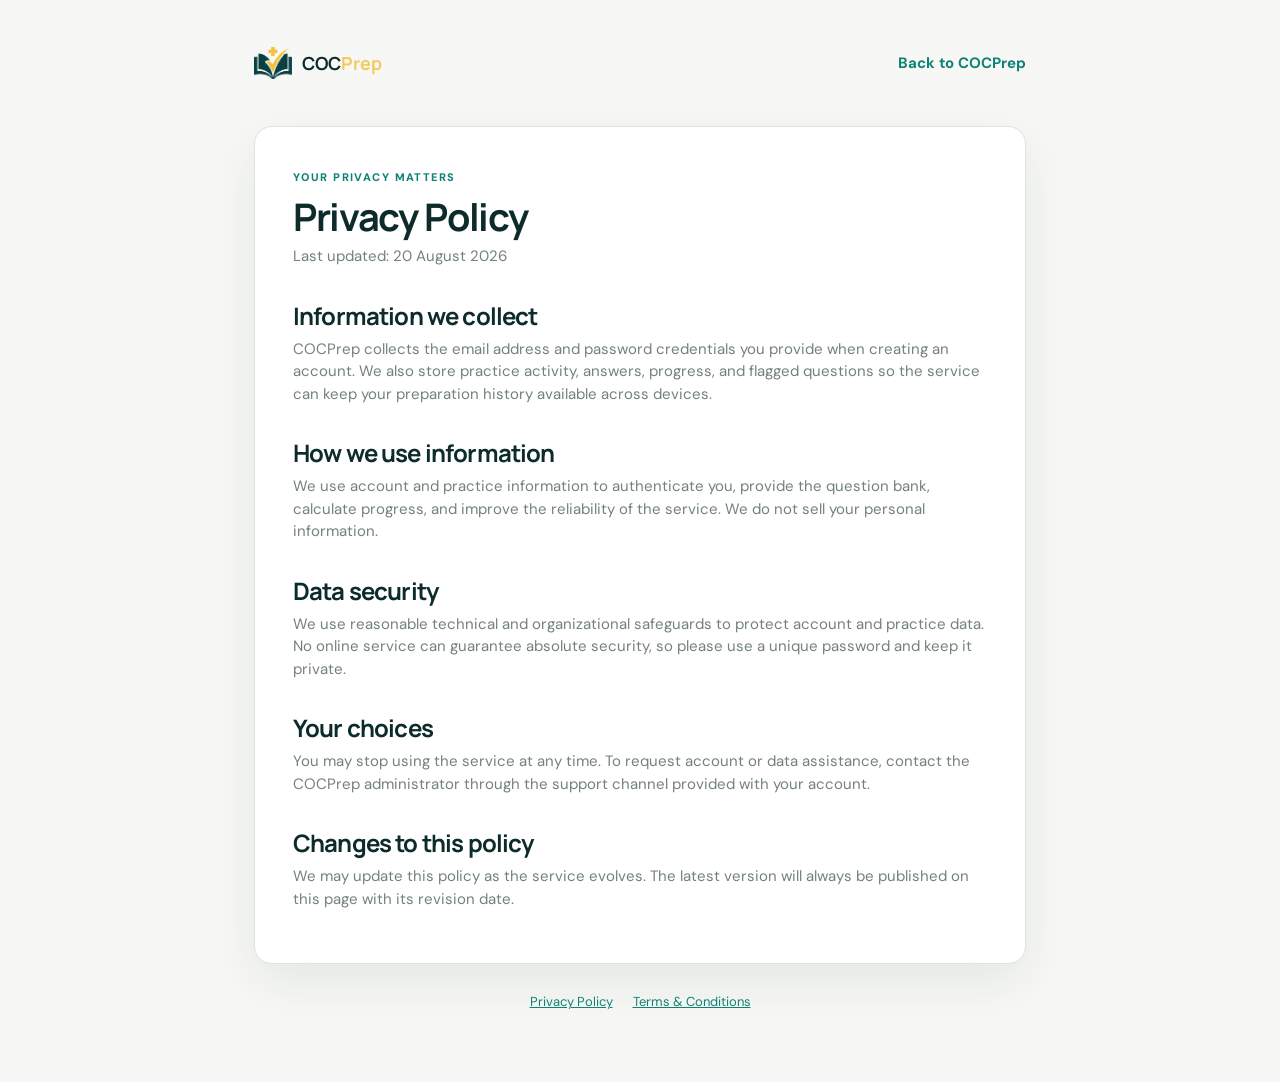
<file: privacy.html>
<!doctype html>
<html lang="en">
<head>
  <meta charset="UTF-8">
  <meta name="viewport" content="width=device-width, initial-scale=1">
  <meta name="theme-color" content="#0d2b2a">
  <title>Privacy Policy — COCPrep</title>
  <link rel="preconnect" href="https://fonts.googleapis.com">
  <link rel="preconnect" href="https://fonts.gstatic.com" crossorigin>
  <link href="https://fonts.googleapis.com/css2?family=DM+Sans:wght@400;500;600;700&family=Manrope:wght@600;700;800&display=swap" rel="stylesheet">
  <link rel="stylesheet" href="css/style.css">
  <style>
    body{background:var(--paper)}.legal-page{max-width:820px;margin:0 auto;padding:44px 24px 70px}.legal-header{display:flex;align-items:center;justify-content:space-between;margin-bottom:44px}.legal-header a{color:var(--teal);font-weight:700;text-decoration:none}.legal-card{background:white;border:1px solid var(--line);border-radius:var(--radius);padding:38px;box-shadow:var(--shadow)}.legal-card h1{font-size:38px;margin-bottom:8px}.legal-card h2{margin-top:30px}.legal-card p,.legal-card li{color:var(--muted)}.legal-card ul{padding-left:22px}.legal-footer{margin-top:28px;display:flex;justify-content:center;gap:20px;font-size:13px}.legal-footer a{color:var(--teal)}@media(max-width:600px){.legal-card{padding:24px}.legal-header{align-items:flex-start;gap:20px}.legal-card h1{font-size:32px}}
  </style>
</head>
<body>
  <main class="legal-page">
    <header class="legal-header"><a class="brand" href="index.html" style="color:var(--ink)"><img class="brand-mark" src="assets/cocprep-mark.png" alt="COCPrep logo mark"><span class="brand-name">COC<span>Prep</span></span></a><a href="index.html">Back to COCPrep</a></header>
    <article class="legal-card">
      <span class="eyebrow">Your privacy matters</span>
      <h1>Privacy Policy</h1>
      <p>Last updated: 20 August 2026</p>
      <h2>Information we collect</h2>
      <p>COCPrep collects the email address and password credentials you provide when creating an account. We also store practice activity, answers, progress, and flagged questions so the service can keep your preparation history available across devices.</p>
      <h2>How we use information</h2>
      <p>We use account and practice information to authenticate you, provide the question bank, calculate progress, and improve the reliability of the service. We do not sell your personal information.</p>
      <h2>Data security</h2>
      <p>We use reasonable technical and organizational safeguards to protect account and practice data. No online service can guarantee absolute security, so please use a unique password and keep it private.</p>
      <h2>Your choices</h2>
      <p>You may stop using the service at any time. To request account or data assistance, contact the COCPrep administrator through the support channel provided with your account.</p>
      <h2>Changes to this policy</h2>
      <p>We may update this policy as the service evolves. The latest version will always be published on this page with its revision date.</p>
    </article>
    <nav class="legal-footer"><a href="privacy.html">Privacy Policy</a><a href="terms.html">Terms &amp; Conditions</a></nav>
  </main>
</body>
</html>
</file>
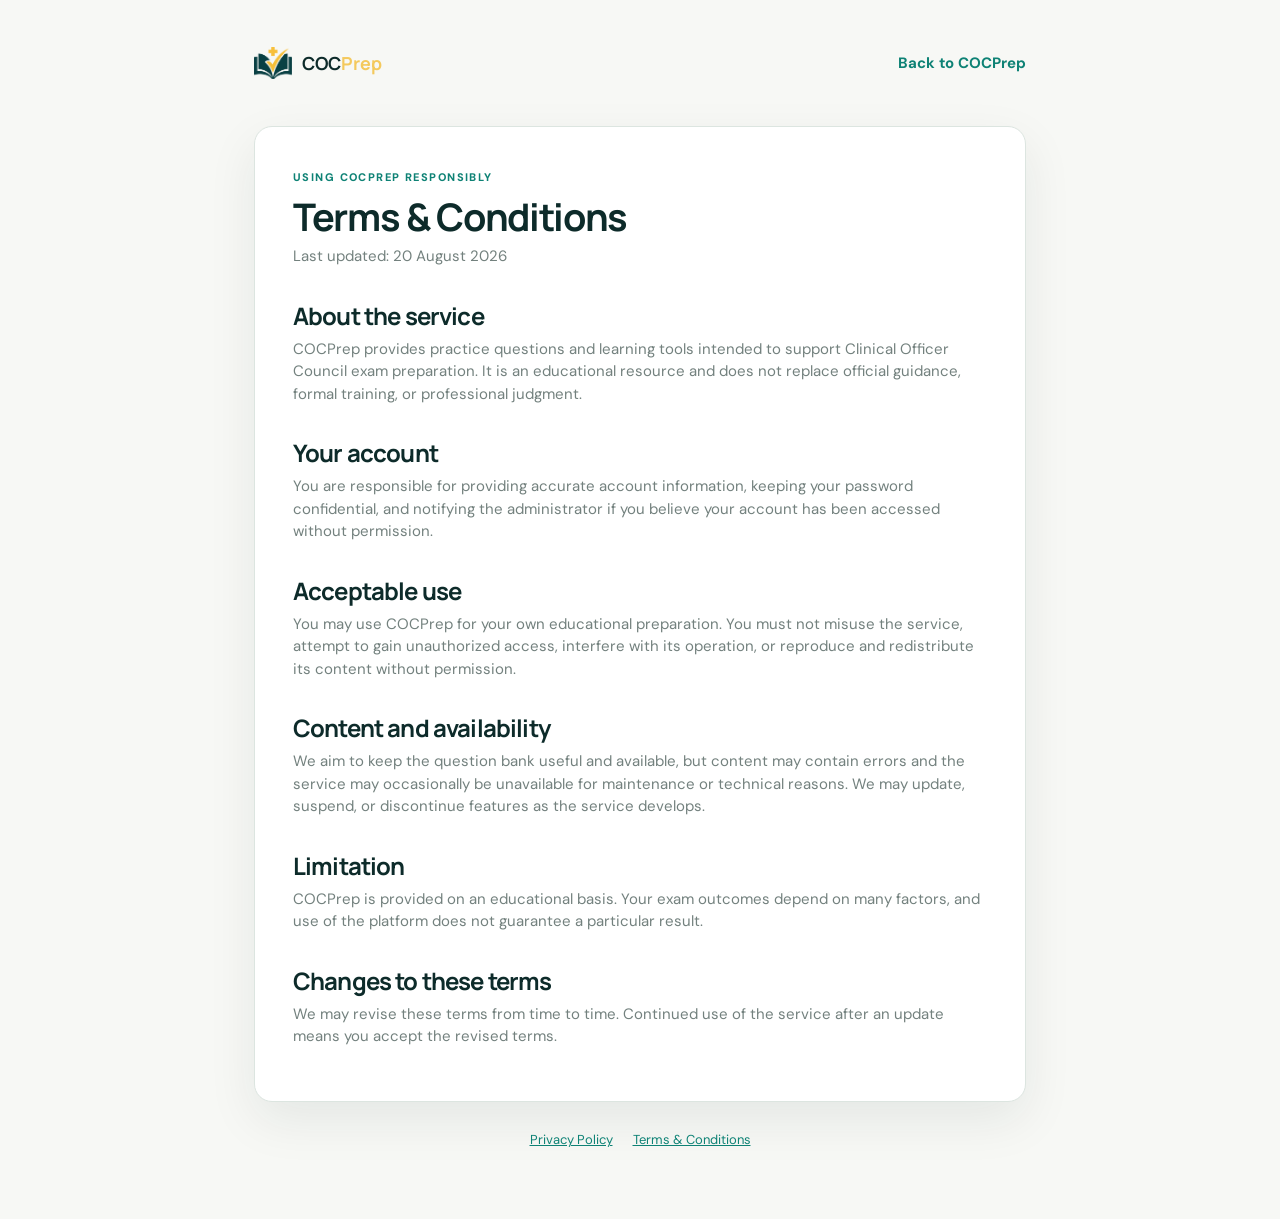
<file: terms.html>
<!doctype html>
<html lang="en">
<head>
  <meta charset="UTF-8">
  <meta name="viewport" content="width=device-width, initial-scale=1">
  <meta name="theme-color" content="#0d2b2a">
  <title>Terms &amp; Conditions — COCPrep</title>
  <link rel="preconnect" href="https://fonts.googleapis.com">
  <link rel="preconnect" href="https://fonts.gstatic.com" crossorigin>
  <link href="https://fonts.googleapis.com/css2?family=DM+Sans:wght@400;500;600;700&family=Manrope:wght@600;700;800&display=swap" rel="stylesheet">
  <link rel="stylesheet" href="css/style.css">
  <style>
    body{background:var(--paper)}.legal-page{max-width:820px;margin:0 auto;padding:44px 24px 70px}.legal-header{display:flex;align-items:center;justify-content:space-between;margin-bottom:44px}.legal-header a{color:var(--teal);font-weight:700;text-decoration:none}.legal-card{background:white;border:1px solid var(--line);border-radius:var(--radius);padding:38px;box-shadow:var(--shadow)}.legal-card h1{font-size:38px;margin-bottom:8px}.legal-card h2{margin-top:30px}.legal-card p,.legal-card li{color:var(--muted)}.legal-card ul{padding-left:22px}.legal-footer{margin-top:28px;display:flex;justify-content:center;gap:20px;font-size:13px}.legal-footer a{color:var(--teal)}@media(max-width:600px){.legal-card{padding:24px}.legal-header{align-items:flex-start;gap:20px}.legal-card h1{font-size:32px}}
  </style>
</head>
<body>
  <main class="legal-page">
    <header class="legal-header"><a class="brand" href="index.html" style="color:var(--ink)"><img class="brand-mark" src="assets/cocprep-mark.png" alt="COCPrep logo mark"><span class="brand-name">COC<span>Prep</span></span></a><a href="index.html">Back to COCPrep</a></header>
    <article class="legal-card">
      <span class="eyebrow">Using COCPrep responsibly</span>
      <h1>Terms &amp; Conditions</h1>
      <p>Last updated: 20 August 2026</p>
      <h2>About the service</h2>
      <p>COCPrep provides practice questions and learning tools intended to support Clinical Officer Council exam preparation. It is an educational resource and does not replace official guidance, formal training, or professional judgment.</p>
      <h2>Your account</h2>
      <p>You are responsible for providing accurate account information, keeping your password confidential, and notifying the administrator if you believe your account has been accessed without permission.</p>
      <h2>Acceptable use</h2>
      <p>You may use COCPrep for your own educational preparation. You must not misuse the service, attempt to gain unauthorized access, interfere with its operation, or reproduce and redistribute its content without permission.</p>
      <h2>Content and availability</h2>
      <p>We aim to keep the question bank useful and available, but content may contain errors and the service may occasionally be unavailable for maintenance or technical reasons. We may update, suspend, or discontinue features as the service develops.</p>
      <h2>Limitation</h2>
      <p>COCPrep is provided on an educational basis. Your exam outcomes depend on many factors, and use of the platform does not guarantee a particular result.</p>
      <h2>Changes to these terms</h2>
      <p>We may revise these terms from time to time. Continued use of the service after an update means you accept the revised terms.</p>
    </article>
    <nav class="legal-footer"><a href="privacy.html">Privacy Policy</a><a href="terms.html">Terms &amp; Conditions</a></nav>
  </main>
</body>
</html>
</file>
<file: css/style.css>
:root{--ink:#0d2b2a;--ink-2:#16413e;--paper:#f7f8f5;--white:#fff;--muted:#73817e;--line:#dce5e0;--teal:#0e8275;--teal-dark:#096257;--mint:#dff3ed;--amber:#f4c95d;--red:#d45b50;--shadow:0 18px 50px rgba(13,43,42,.08);--radius:18px;--font-body:"DM Sans",sans-serif;--font-display:"Manrope",sans-serif}*{box-sizing:border-box}body{margin:0;background:var(--paper);color:var(--ink);font:15px/1.5 var(--font-body)}button,input{font:inherit}button{cursor:pointer}button:focus-visible,input:focus-visible{outline:3px solid rgba(14,130,117,.28);outline-offset:2px}.topbar{background:var(--ink);color:white}.topbar-inner{max-width:1180px;margin:auto;padding:16px 28px;display:flex;align-items:center;gap:42px}.brand{display:flex;align-items:center;gap:10px;color:white;text-decoration:none;font:800 18px var(--font-display)}.brand-name span{color:var(--amber)}.brand-mark{width:38px;height:38px;border-radius:0;background:transparent;display:block;object-fit:contain;object-position:center}.brand-mark-lg{width:64px;height:64px;border-radius:0;background:transparent;object-fit:contain;margin:0 auto}.topnav{display:flex;gap:4px;flex:1}.nav-link,.mode-button{border:0;background:transparent;color:#a9c0bc;padding:9px 14px;border-radius:9px}.nav-link:hover,.nav-link.is-active{background:rgba(255,255,255,.1);color:white}.nav-link.is-active{color:var(--amber)}.topbar-right{display:flex;align-items:center;gap:13px}.user-email{font-size:12px;color:#a9c0bc}.btn{border:0;border-radius:10px;padding:12px 18px;font-weight:700;color:var(--ink);transition:.18s ease;display:inline-flex;justify-content:center;align-items:center;gap:10px}.btn:hover{transform:translateY(-1px)}.btn:disabled{opacity:.5;cursor:not-allowed;transform:none}.btn-primary{background:var(--teal);color:white}.btn-primary:hover{background:var(--teal-dark)}.btn-dark{background:var(--ink);color:white}.btn-secondary{border:1px solid var(--line);background:white}.btn-ghost{color:#d4e2df;background:transparent}.btn-sm{padding:8px 12px;font-size:13px}.btn-block{width:100%}.page{max-width:1180px;margin:auto;padding:50px 28px 80px}.eyebrow,.section-tag{font-size:11px;text-transform:uppercase;letter-spacing:.13em;font-weight:800;color:var(--teal)}h1,h2,h3,p{margin-top:0}h1,h2,h3{font-family:var(--font-display);letter-spacing:-.035em}h1{font-size:42px;line-height:1.1;margin:8px 0 10px}h2{font-size:24px;margin-bottom:4px}h3{font-size:22px;margin:18px 0 8px}.muted,.section-heading p,.welcome-row p,.page-title p{color:var(--muted)}.auth-screen{min-height:calc(100vh - 0px);display:grid;grid-template-columns:minmax(300px,510px) 390px;justify-content:center;align-items:center;gap:100px;background:var(--ink);padding:50px 28px;color:white}.auth-visual h1{font-size:60px;margin:18px 0}.auth-visual h1 em{color:var(--amber);font-style:normal}.auth-visual>p{font-size:18px;color:#afc4c0;max-width:410px}.auth-proof{margin-top:22px;color:#c5d8d4}.auth-proof span{color:var(--amber);margin-right:10px}.auth-card{background:white;color:var(--ink);padding:36px;border-radius:22px;box-shadow:var(--shadow)}.auth-switch{text-align:center;color:var(--muted);font-size:13px;margin:22px 0 0}.auth-switch .text-button{padding:0}.site-footer{grid-column:1/-1;display:flex;justify-content:space-between;align-items:center;width:min(100%,1000px);padding-top:18px;border-top:1px solid rgba(255,255,255,.16);color:#9fb8b3;font-size:12px}.site-footer nav{display:flex;gap:20px}.site-footer a{color:#d2e1dd;text-decoration:none}.site-footer a:hover{color:var(--amber);text-decoration:underline}.auth-brand{text-align:center}.auth-brand h2{margin:16px 0 5px}.auth-brand p{color:var(--muted);font-size:13px}.auth-tabs{display:flex;background:#eef3f0;padding:4px;border-radius:10px;margin:26px 0 20px}.auth-tab{flex:1;border:0;background:transparent;padding:9px;border-radius:8px;color:var(--muted);font-weight:700;font-size:13px}.auth-tab.is-active{background:white;color:var(--ink);box-shadow:0 2px 8px #0d2b2a12}.field{display:block;margin:15px 0}.field-label{display:block;font-size:12px;font-weight:700;margin-bottom:6px}.field input,.paywallPaymentForm input{width:100%;padding:12px;border:1px solid var(--line);border-radius:9px;color:var(--ink);background:white}.auth-form .btn{margin-top:8px}.field-hint{font-size:12px;color:var(--muted);margin:12px 0;text-align:center}.auth-status{min-height:20px;font-size:13px;text-align:center;color:var(--teal)}.auth-status.is-error,.payment-status.is-error{color:var(--red)}.dashboard-page{padding-top:56px}.welcome-row{display:flex;align-items:end;justify-content:space-between;margin-bottom:38px}.welcome-row h1{font-size:36px}.overview-grid{display:grid;grid-template-columns:2fr 1fr 1fr;gap:16px}.overview-card{background:white;border:1px solid var(--line);border-radius:var(--radius);padding:22px;box-shadow:0 8px 24px #0d2b2a06}.overview-main{background:var(--ink);color:white}.card-kicker{color:#a9c0bc;font-size:12px;text-transform:uppercase;letter-spacing:.1em;font-weight:700}.overview-value{font:800 44px var(--font-display);margin-top:5px}.overview-card p{margin-bottom:18px}.overview-main p{color:#a9c0bc}.line-progress,.card-progress,.progress-bar{height:7px;border-radius:8px;background:#e2ebe7;overflow:hidden}.line-progress span,.card-progress span,.progress-bar span{display:block;height:100%;background:var(--amber);border-radius:inherit;width:0;transition:width .3s}.overview-meta,.exam-details{display:flex;justify-content:space-between;margin-top:12px;font-size:12px;color:#98afaa}.overview-meta strong{color:white}.metric-icon{width:32px;height:32px;border-radius:10px;display:grid;place-items:center;font-weight:800;margin-bottom:10px}.metric-icon.teal{background:var(--mint);color:var(--teal)}.metric-icon.amber{background:#fff2cb;color:#ae7d0b}.metric-icon.green{background:#dff3e6;color:#328251}.metric-value{font:800 24px var(--font-display)}.section-heading{display:flex;justify-content:space-between;align-items:center;margin:45px 0 18px}.section-heading h2{margin:0}.section-heading p{margin:5px 0 0}.status-pill{font-size:12px;color:var(--teal);font-weight:700}.status-pill i{display:inline-block;width:7px;height:7px;border-radius:50%;background:#43b879;margin-right:6px}.section-grid{display:grid;grid-template-columns:1fr 1fr;gap:18px}.exam-card{background:white;border:1px solid var(--line);border-radius:var(--radius);padding:26px;box-shadow:0 8px 24px #0d2b2a06}.tf-card{background:#f0f7f4}.exam-card-top{display:flex;justify-content:space-between;align-items:center}.round-icon{width:42px;height:42px;border-radius:50%;display:grid;place-items:center;background:var(--mint);color:var(--teal);font-weight:800}.tf-card .round-icon{background:var(--ink);color:var(--amber)}.exam-card p{color:var(--muted);max-width:470px}.exam-details{color:var(--muted);margin:26px 0 10px}.exam-details b{color:var(--ink);font-size:11px}.card-progress{margin-bottom:18px;height:5px}.card-progress span{background:var(--teal)}.tf-card .card-progress span{background:var(--amber)}.recent-panel{margin-top:42px}.recent-panel .section-heading{margin:0 0 16px}.text-button,.back-button{border:0;background:transparent;color:var(--teal);font-weight:700;padding:4px}.recent-list,.history-panel{background:white;border:1px solid var(--line);border-radius:var(--radius);padding:10px 20px}.empty-inline{display:flex;align-items:center;gap:14px;padding:22px 0;color:var(--muted)}.empty-inline>span{font-size:24px;color:#a2b4b0}.empty-inline strong{color:var(--ink)}.empty-inline p{margin:3px 0;font-size:13px}.practice-page{padding-top:34px}.practice-header{display:flex;align-items:center;gap:30px;margin-bottom:28px}.practice-header h1{font-size:28px;margin:2px 0}.back-button{margin-right:15px;color:var(--muted)}.mode-switcher{margin-left:auto;background:white;border:1px solid var(--line);padding:4px;border-radius:10px}.mode-button.is-active{background:var(--ink);color:white}.exam-layout{display:grid;grid-template-columns:245px 1fr;gap:20px;align-items:start}.navigator-panel,.question-card,.state-card{background:white;border:1px solid var(--line);border-radius:var(--radius);padding:20px}.navigator-panel{position:sticky;top:20px}.nav-panel-head{display:flex;justify-content:space-between;margin-bottom:13px}.nav-panel-head span,.exam-toolbar,.question-label{font-size:12px;color:var(--muted)}.progress-bar{height:5px;margin-bottom:20px}.question-nav{display:grid;grid-template-columns:repeat(5,1fr);gap:7px}.question-number{border:1px solid var(--line);background:white;border-radius:7px;height:35px;color:var(--muted);font-size:12px}.question-number.is-current{background:var(--teal);border-color:var(--teal);color:white}.question-number.is-answered{background:var(--mint);border-color:#b5ddd3;color:var(--teal)}.question-number.is-flagged{box-shadow:inset 0 -3px 0 var(--amber)}.legend{display:grid;gap:8px;margin:22px 0;font-size:11px;color:var(--muted)}.dot{display:inline-block;width:8px;height:8px;border-radius:50%;background:#dbe5e1;margin-right:5px}.dot.current{background:var(--teal)}.dot.answered{background:#9ed3c7}.dot.flagged{background:var(--amber)}.question-column{min-width:0}.exam-toolbar{display:flex;align-items:center;gap:18px;margin:4px 4px 13px}.timer{color:var(--ink)}.flag-button{margin-left:auto;border:0;background:transparent;color:var(--muted)}.flag-button.is-flagged{color:#b0800b}.question-card{padding:34px;box-shadow:var(--shadow)}.question-label{letter-spacing:.11em;font-weight:800;color:var(--teal);text-transform:uppercase}.question-card h2{font-size:27px;line-height:1.3;max-width:750px;margin:14px 0 28px}.choices-list{display:grid;gap:11px}.choice{display:flex;align-items:center;gap:14px;border:1px solid var(--line);padding:16px;border-radius:11px;cursor:pointer;transition:.15s}.choice:hover{border-color:var(--teal);background:#f5fbf9}.choice.is-selected{border-color:var(--teal);background:var(--mint)}.choice.is-correct-reveal{border-color:#47a86b;background:#e6f6eb}.choice.is-wrong-reveal{border-color:var(--red);background:#fff0ee}.choice-letter{width:28px;height:28px;border:1px solid #c7d6d1;border-radius:50%;display:grid;place-items:center;font-size:12px;font-weight:800;flex:none}.choice.is-selected .choice-letter{background:var(--teal);border-color:var(--teal);color:white}.choice-text{color:var(--ink-2)}.feedback{margin-top:24px;padding:17px;background:#f0f7f4;border-radius:11px;border-left:4px solid var(--teal)}.feedback-title{display:flex;gap:12px;font-weight:800}.feedback-title span:first-child{color:var(--teal)}.feedback p{margin:7px 0 0;color:var(--muted);font-size:14px}.question-actions{display:flex;gap:10px;justify-content:flex-end;margin-top:30px}.state-card{text-align:center;padding:60px 30px}.state-card h2{margin-bottom:8px}.state-card p{color:var(--muted);max-width:480px;margin:0 auto 24px}.spinner{width:25px;height:25px;border:3px solid var(--line);border-top-color:var(--teal);border-radius:50%;animation:spin .8s linear infinite;margin:0 auto 14px}@keyframes spin{to{transform:rotate(360deg)}}.paywall-card{text-align:left}.paywall-card p{margin-left:0}.pending-badge{display:inline-block;background:#fff2cb;color:#92700c;border-radius:20px;padding:5px 10px;font-size:12px;font-weight:700}.payment-steps{padding-left:20px;color:var(--muted)}.payment-steps strong{color:var(--ink)}.paywallPaymentForm{max-width:430px}.payment-status{font-size:13px;margin:10px 0!important}.results-page{max-width:960px}.page-title{margin-bottom:35px}.results-stat-grid{display:grid;grid-template-columns:repeat(3,1fr);gap:16px;margin-bottom:28px}.result-stat{background:white;border:1px solid var(--line);border-radius:var(--radius);padding:22px}.result-stat strong{display:block;font:800 34px var(--font-display)}.result-stat>span:last-child{color:var(--muted);font-size:13px}.history-panel{padding:25px}.history-panel .section-heading{margin:0 0 12px}.history-item{display:flex;align-items:center;gap:12px;padding:15px 0;border-top:1px solid var(--line)}.history-dot{width:9px;height:9px;border-radius:50%;background:var(--red);flex:none}.history-dot.is-correct{background:#43a86a}.history-text{flex:1}.history-time{font-size:12px;color:var(--muted)}.mobile-menu{display:none}.screen[hidden], [hidden]{display:none!important}@media(max-width:800px){.auth-screen{grid-template-columns:1fr;gap:30px;padding:35px 20px}.auth-visual{text-align:center}.site-footer{flex-direction:column;gap:12px;text-align:center}.site-footer nav{gap:14px}.auth-visual h1{font-size:44px}.auth-visual>p{margin:auto}.auth-proof{display:inline-block;margin:14px 8px 0;font-size:13px}.auth-card{max-width:460px;width:100%;margin:auto}.topbar-inner{padding:13px 18px;gap:16px}.topnav{display:none}.mobile-menu{display:inline-block}.user-email{display:none}.page{padding:35px 18px 60px}.welcome-row{display:block}.welcome-row .btn{margin-top:18px}.overview-grid{grid-template-columns:1fr 1fr}.overview-main{grid-column:1/-1}.section-grid,.exam-layout{grid-template-columns:1fr}.navigator-panel{position:static;order:2}.question-column{order:1}.question-nav{grid-template-columns:repeat(10,1fr)}.practice-header{flex-wrap:wrap;gap:10px}.practice-header>div:nth-child(2){order:2;width:calc(100% - 120px)}.mode-switcher{order:3;margin-left:auto}.question-card{padding:22px 16px}.question-card h2{font-size:22px}.question-actions{justify-content:stretch;flex-wrap:wrap}.question-actions .btn{flex:1}.results-stat-grid{gap:8px}.result-stat{padding:15px}.result-stat strong{font-size:26px}.section-heading{align-items:flex-start;gap:12px}.status-pill{font-size:10px;white-space:nowrap}.exam-details{gap:8px;flex-wrap:wrap}.back-button{font-size:13px}}

/* Mobile stability and Kenya-first dashboard layout */
html,body{max-width:100%;overflow-x:hidden}.dashboard-page:before{pointer-events:none}.welcome-row>div{min-width:0}.welcome-row h1,.welcome-row p{overflow-wrap:anywhere;word-break:break-word}.welcome-row h1{max-width:100%}.dashboard-page{overflow:hidden}
@media(max-width:800px){
  .auth-screen{min-height:100svh;align-content:center}
  .dashboard-page{padding-top:32px}
  .dashboard-page:before{display:none}
  .welcome-row{align-items:flex-start;gap:18px;margin-bottom:30px}
  .welcome-row h1{font-size:34px;line-height:1.08;margin:8px 0 12px;letter-spacing:-.045em}
  .welcome-row p{font-size:15px;line-height:1.45}
  .welcome-row .btn{width:100%;max-width:260px}
  .overview-grid{grid-template-columns:1fr 1fr;gap:12px}
  .overview-card{min-width:0;padding:18px}
  .overview-value{font-size:40px}
  .overview-meta{gap:8px;flex-wrap:wrap}
  .overview-meta span{font-size:11px}
  .section-heading{margin-top:34px}
}
@media(max-width:480px){
  .topbar-inner{padding:11px 14px}
  .brand{gap:7px;font-size:16px}
  .brand-mark{width:34px;height:34px}
  .dashboard-page{padding:28px 16px 54px}
  .welcome-row{display:block}
  .welcome-row h1{font-size:31px}
  .welcome-row .btn{margin-top:20px}
  .overview-grid{grid-template-columns:1fr 1fr}
  .overview-main{grid-column:1/-1}
  .overview-card{padding:16px;border-radius:16px}
  .metric-value{font-size:21px}
  .overview-card p{font-size:13px}
  .section-heading{display:block}
  .status-pill{display:inline-block;margin-top:12px}
}


/* Mobile dashboard polish and clear premium section treatment */
.premium-card{position:relative;border-color:#ead9a5;background:linear-gradient(145deg,#fff 0%,#fffdf5 100%)}
.premium-card .section-tag{color:#9a7415}
.premium-badge{display:inline-flex;align-items:center;gap:5px;border:1px solid #ead9a5;background:#fff8df;color:#8a6711;border-radius:999px;padding:5px 9px;font-size:10px;font-weight:800;letter-spacing:.08em;text-transform:uppercase}
.premium-card .round-icon{background:#fff3c4;color:#9a7415}
.premium-card .btn-dark{background:#8a6711}
.premium-card .btn-dark:hover{background:#70530b}
.premium-note{display:flex;align-items:center;gap:7px;margin:14px 0 0;color:#8a6711;font-size:12px;font-weight:700}
.paywall-card-premium{border-color:#ead9a5;background:linear-gradient(145deg,#fff 0%,#fffaf0 100%)}
.paywall-card-premium .eyebrow{color:#9a7415}
@media(max-width:800px){
  .topbar-inner{min-height:58px;align-items:center}
  .topbar-right{margin-left:auto}
  .dashboard-page .section-heading{margin-bottom:18px}
  .dashboard-page .section-heading h2{font-size:24px;line-height:1.12}
  .dashboard-page .section-heading p{font-size:14px;line-height:1.45}
  .section-grid{gap:14px}
  .exam-card{padding:20px 17px}
  .exam-card h3{font-size:20px;line-height:1.15}
  .exam-card p{font-size:14px;line-height:1.45}
  .exam-details{font-size:11px}
}
@media(max-width:480px){
  .welcome-row h1{max-width:100%;font-size:30px;line-height:1.08}
  .welcome-row p{max-width:34ch}
  .overview-grid{gap:10px}
  .overview-card{min-height:148px}
  .overview-main{min-height:auto}
  .overview-card .muted{display:block;line-height:1.3}
  .exam-card{padding:18px 16px}
  .exam-card-top{align-items:flex-start;gap:10px}
  .premium-badge{font-size:9px;padding:4px 7px}
  .premium-note{margin-top:12px}
}


/* Functional mobile navigation */
@media(max-width:800px){
  .topbar{position:relative;z-index:10}
  .topbar.menu-open .topnav{display:flex;position:absolute;top:100%;left:0;right:0;z-index:20;flex-direction:column;gap:4px;padding:10px 14px 14px;background:var(--ink);border-top:1px solid rgba(255,255,255,.12);box-shadow:0 14px 24px rgba(13,43,42,.22)}
  .topbar.menu-open .nav-link{width:100%;padding:12px 14px;text-align:left}
  .topbar.menu-open .nav-link.is-active{background:rgba(255,255,255,.1);color:var(--amber)}
  .mobile-menu{width:38px;height:36px;padding:0;border:1px solid rgba(255,255,255,.24);border-radius:8px;background:rgba(255,255,255,.08);color:white;font-size:20px;line-height:1}
  .mobile-menu:hover{background:rgba(255,255,255,.16)}
}


/* Admin workspace */
.admin-page-title{display:flex;justify-content:space-between;align-items:flex-end;gap:20px}.admin-stats{display:grid;grid-template-columns:repeat(3,1fr);gap:14px;margin:0 0 24px}.admin-stat{background:var(--ink);color:#fff;border-radius:var(--radius);padding:18px}.admin-stat strong{display:block;font:800 30px var(--font-display);color:var(--amber)}.admin-stat span{font-size:12px;color:#b8cbc7}.admin-panel{padding:24px;margin-bottom:22px}.admin-toolbar{display:flex;align-items:flex-end;gap:12px;margin-bottom:14px}.admin-search{flex:1}.admin-filter{width:190px}.admin-toolbar label,.admin-field span{display:block;font-size:11px;font-weight:800;text-transform:uppercase;letter-spacing:.08em;color:var(--muted);margin-bottom:6px}.admin-toolbar input,.admin-toolbar select,.admin-field input,.admin-field select,.admin-field textarea,.admin-report-controls input,.admin-report-controls select{width:100%;border:1px solid var(--line);border-radius:9px;padding:10px;background:#fff;color:var(--ink)}.admin-question{border:1px solid var(--line);border-radius:13px;margin-top:10px;overflow:hidden;background:#fff}.admin-question summary{display:flex;align-items:center;gap:12px;padding:15px;cursor:pointer;list-style:none}.admin-question summary::-webkit-details-marker{display:none}.admin-question-preview{flex:1;overflow:hidden;text-overflow:ellipsis;white-space:nowrap;font-weight:700}.admin-question-section{display:inline-flex;flex:none;border-radius:999px;padding:5px 8px;background:var(--mint);color:var(--teal);font-size:10px;font-weight:800;letter-spacing:.08em}.admin-question-section.is-premium{background:#fff3c4;color:#8a6711}.admin-edit-label{font-size:12px;color:var(--teal);font-weight:700}.admin-question-form{border-top:1px solid var(--line);padding:18px;background:#fbfcfa}.admin-form-grid{display:grid;grid-template-columns:repeat(2,1fr);gap:14px}.admin-field-wide{grid-column:1/-1}.admin-field textarea{resize:vertical;line-height:1.45}.admin-field small{display:block;color:var(--muted);font-size:11px;margin-top:5px}.admin-free-toggle{display:flex;align-items:center;gap:8px;font-size:13px;color:var(--ink)}.admin-form-actions{display:flex;justify-content:flex-end;align-items:center;gap:12px;margin-top:16px}.admin-save-status,.admin-status{font-size:12px;color:var(--muted)}.admin-save-status.is-success{color:#278451}.admin-save-status.is-error,.admin-error{color:var(--red)}.admin-empty{padding:28px;text-align:center;color:var(--muted);font-size:13px}.admin-report{border-top:1px solid var(--line);padding:18px 0}.admin-report:first-of-type{border-top:0}.admin-report-top,.admin-report-controls{display:flex;align-items:center;gap:12px}.admin-report-top{justify-content:space-between}.admin-report-top strong{margin-left:8px;text-transform:capitalize}.admin-report-date{font-size:12px;color:var(--muted)}.admin-report-question{margin:10px 0 5px;font-weight:700}.admin-report-details{margin:0 0 12px;color:var(--muted);font-size:13px}.admin-report-controls select{width:170px}.admin-report-controls input{flex:1}.admin-load-btn{white-space:nowrap}
@media(max-width:700px){.admin-page-title{align-items:flex-start}.admin-page-title .btn{margin-top:4px}.admin-stats{gap:8px}.admin-stat{padding:14px}.admin-stat strong{font-size:24px}.admin-stat span{font-size:10px}.admin-toolbar{display:grid;grid-template-columns:1fr 1fr}.admin-search{grid-column:1/-1}.admin-load-btn{grid-column:1/-1}.admin-form-grid{grid-template-columns:1fr}.admin-field-wide{grid-column:auto}.admin-report-top,.admin-report-controls{align-items:stretch;flex-direction:column}.admin-report-controls select,.admin-report-controls input{width:100%}.admin-report-controls .btn{width:100%}.admin-question summary{align-items:flex-start;flex-wrap:wrap}.admin-question-preview{flex-basis:calc(100% - 20px);order:3;white-space:normal}.admin-edit-label{margin-left:auto}}


/* High-contrast payment card and mobile-safe payment form */
#paywallCard:not(.paywall-card-premium){background:var(--ink);border:0;color:#fff;box-shadow:0 18px 42px rgba(13,43,42,.22)}
#paywallCard:not(.paywall-card-premium) .eyebrow{color:var(--amber)}
#paywallCard:not(.paywall-card-premium) h2{color:#fff}
#paywallCard:not(.paywall-card-premium)>p{color:#c6d9d5}
#paywallCard:not(.paywall-card-premium) .payment-steps{color:#d9e7e4}
#paywallCard:not(.paywall-card-premium) .payment-steps strong{color:var(--amber)}
#paywallCard:not(.paywall-card-premium) .paywallPaymentForm input{border-color:#62807a;background:#fff;color:var(--ink)}
#paywallCard:not(.paywall-card-premium) .payment-status{color:#c6d9d5}
.paywallPaymentForm{display:grid;grid-template-columns:minmax(0,1fr) auto;gap:10px;align-items:start;max-width:100%}
.paywallPaymentForm input{min-width:0}
.paywallPaymentForm .payment-status{grid-column:1/-1;margin:0!important}
@media(max-width:600px){
  #paywallCard{padding:24px 18px}
  #paywallCard h2{font-size:25px;line-height:1.12}
  #paywallCard>p{font-size:14px;line-height:1.45}
  .paywallPaymentForm{grid-template-columns:1fr;gap:10px}
  .paywallPaymentForm button{width:100%}
  .paywallPaymentForm .payment-status{grid-column:auto}
}


/* Topic filter and payment value summary */
.practice-filters{display:flex;align-items:flex-end;gap:12px;margin:-18px 0 24px;padding:14px 16px;border:1px solid var(--line);border-radius:14px;background:#fff;box-shadow:0 6px 18px #0d2b2a08}
.practice-filters label{display:block;flex:1;color:var(--ink);font-size:12px;font-weight:800}.practice-filters label span{color:var(--muted);font-weight:500}.topic-filter-row{display:flex;gap:8px;margin-top:6px}.topic-filter-row input,.topic-filter-row select{width:100%;min-width:0;padding:10px 12px;border:1px solid var(--line);border-radius:9px;color:var(--ink);background:#fff}.practice-filters p{margin:0;color:var(--muted);font-size:11px;max-width:240px;line-height:1.35}
.paywall-benefits{display:grid;gap:8px;margin:18px 0 20px;padding:0;list-style:none;color:#d9e7e4;font-size:13px}.paywall-benefits li{position:relative;padding-left:20px;line-height:1.4}.paywall-benefits li:before{content:"✓";position:absolute;left:0;color:var(--amber);font-weight:800}.paywall-benefits strong{color:#fff}
.paywall-card-premium .paywall-benefits{color:#685315}.paywall-card-premium .paywall-benefits strong{color:#4d3b0b}.paywall-card-premium .paywall-benefits li:before{color:#9a7415}
@media(max-width:700px){.practice-filters{display:block;margin:-10px 0 22px}.practice-filters p{max-width:none;margin-top:8px}.topic-filter-row{width:100%}.topic-filter-row .btn{flex:none}}

.has-premium-access{border-color:var(--teal);box-shadow:0 10px 28px rgba(14,130,117,.12)}
.has-premium-access .premium-badge{color:var(--teal)}
.history-item-button{width:100%;border:0;text-align:left;background:transparent;cursor:pointer}
.history-item-button:hover{background:#f3f8f6}
.history-text b,.history-text small{display:block}.history-text small{color:var(--muted);margin-top:3px}
.progress-section-stat{display:grid;grid-template-columns:repeat(4,1fr);gap:8px 12px;align-items:center}
.progress-section-stat .section-tag{grid-column:1/-1}.progress-section-stat strong{font-size:24px}.progress-section-stat span:not(.section-tag){font-size:11px;color:var(--muted)}
.history-filters{display:flex;gap:6px;flex-wrap:wrap}.history-filters .is-active{background:var(--ink);color:#fff}
.review-modal{position:fixed;inset:0;z-index:30;background:rgba(13,43,42,.78);display:grid;place-items:center;padding:20px;overflow:auto}
.review-card{width:min(680px,100%);max-height:calc(100vh - 40px);overflow:auto;background:#fff;padding:28px}
.review-card h2{margin:14px 0}.review-result{font-weight:800;color:var(--teal)}.review-answers{display:grid;gap:8px;margin:20px 0}.review-answer{display:flex;gap:12px;padding:12px;border:1px solid var(--line);border-radius:10px}.review-answer b{color:var(--teal)}
@media(max-width:600px){.progress-section-stat{grid-template-columns:repeat(2,1fr)}.review-modal{padding:10px}.review-card{padding:20px}}
 .discussion-panel{margin:24px 0 8px;padding-top:20px;border-top:1px solid var(--line)}.discussion-heading h3{margin:0 0 5px}.discussion-heading p,.discussion-comment-meta time,.discussion-locked{font-size:12px;color:var(--muted)}.discussion-list{display:grid;gap:12px;margin:16px 0}.discussion-comment{padding:14px;border:1px solid var(--line);border-radius:12px;background:#fbfdfc}.discussion-comment.depth-1{margin-left:20px}.discussion-comment.depth-2{margin-left:40px}.discussion-comment-meta{display:flex;justify-content:space-between;gap:10px}.discussion-comment-body{margin:8px 0;white-space:pre-wrap;overflow-wrap:anywhere}.discussion-comment-actions{display:flex;gap:14px}.discussion-comment-actions button{border:0;background:none;padding:0;color:var(--teal);font-size:12px;cursor:pointer}.discussion-form{display:grid;gap:8px}.discussion-form textarea{width:100%;resize:vertical;border:1px solid var(--line);border-radius:10px;padding:11px;font:inherit;box-sizing:border-box}
 .mobile-menu{display:inline-block;width:38px;height:36px;padding:0;border:1px solid rgba(255,255,255,.24);border-radius:8px;background:rgba(255,255,255,.08);color:white;font-size:20px;line-height:1}.mobile-menu:hover{background:rgba(255,255,255,.16)}
 .app-menu-panel{position:fixed;inset:0;z-index:40}.app-menu-backdrop{position:absolute;inset:0;background:rgba(13,43,42,.55)}.app-menu-drawer{position:absolute;right:0;top:0;height:100%;width:min(320px,88vw);background:var(--white);color:var(--ink);padding:22px;box-shadow:-12px 0 35px rgba(13,43,42,.18)}.app-menu-head{display:flex;align-items:center;justify-content:space-between;font:800 20px var(--font-display);padding-bottom:20px;border-bottom:1px solid var(--line)}.app-menu-close{border:0;background:transparent;color:var(--muted);font-size:30px;line-height:1}.app-menu-drawer nav{display:grid;gap:8px;padding-top:18px}.app-menu-drawer nav button{border:0;background:transparent;color:var(--ink);text-align:left;padding:13px 14px;border-radius:10px;font-weight:700}.app-menu-drawer nav button:hover,.app-menu-drawer nav button.is-active{background:var(--mint);color:var(--teal)}
</file>
